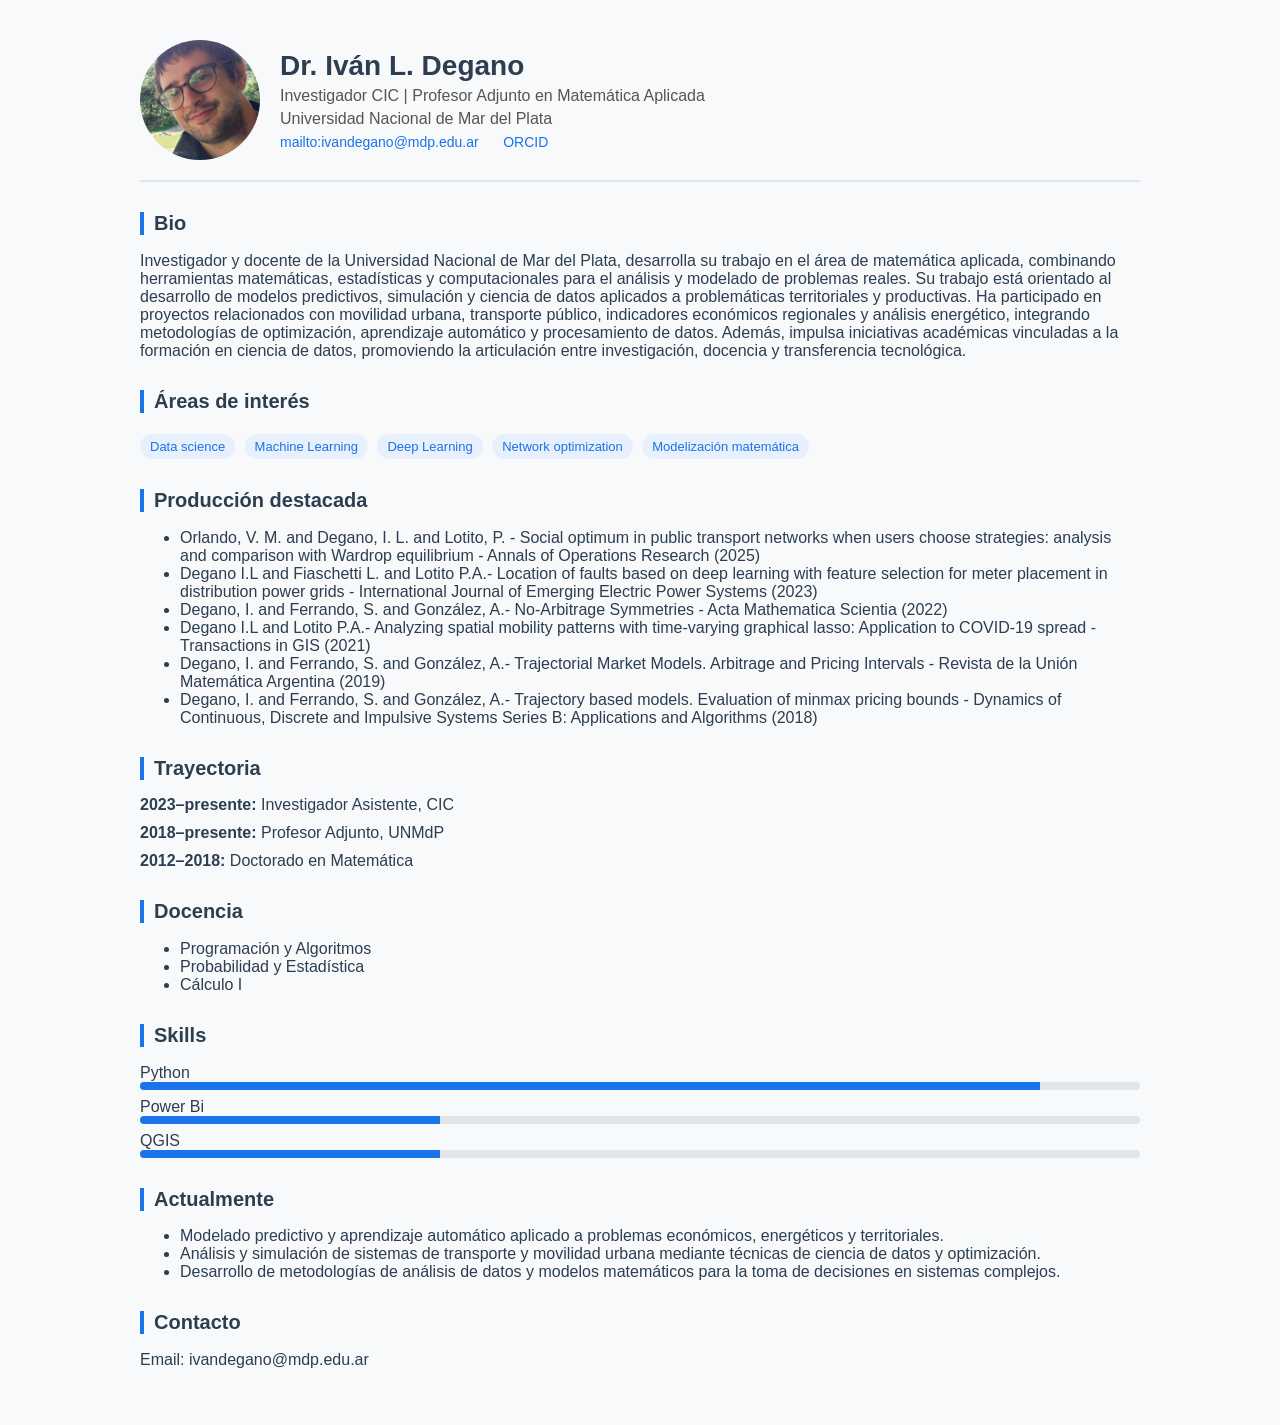
<file: cv_ivan.html>
<!DOCTYPE html>
<html lang="es">
<head>
  <meta charset="UTF-8">
  <meta name="viewport" content="width=device-width, initial-scale=1.0">
  <title>Dr. Iván L. Degano </title>
  <style>
    body {
      font-family: 'Segoe UI', Tahoma, Geneva, Verdana, sans-serif;
      margin: 0;
      background-color: #f7f9fb;
      color: #2c3e50;
    }
    .container {
      max-width: 1000px;
      margin: auto;
      padding: 40px 20px;
    }
    .header {
      display: flex;
      align-items: center;
      gap: 20px;
      border-bottom: 2px solid #e1e4e8;
      padding-bottom: 20px;
    }
    .header img {
      width: 120px;
      height: 120px;
      border-radius: 50%;
      object-fit: cover;
    }
    .header h1 {
      margin: 0;
      font-size: 28px;
    }
    .header p {
      margin: 5px 0;
      color: #555;
    }
    .links a {
      margin-right: 10px;
      text-decoration: none;
      color: #1a73e8;
      font-size: 14px;
    }
    .section {
      margin-top: 30px;
    }
    .section h2 {
      font-size: 20px;
      border-left: 4px solid #1a73e8;
      padding-left: 10px;
    }
    .tags span {
      display: inline-block;
      background: #e8f0fe;
      color: #1a73e8;
      padding: 5px 10px;
      border-radius: 15px;
      margin: 5px 5px 0 0;
      font-size: 13px;
    }
    .timeline div {
      margin-bottom: 10px;
    }
    .skills div {
      margin-bottom: 8px;
    }
    .bar {
      background: #e1e4e8;
      border-radius: 5px;
      overflow: hidden;
    }
    .bar span {
      display: block;
      height: 8px;
      background: #1a73e8;
    }
  </style>
</head>
<body>
  <div class="container">

    <div class="header">
      <img src="ivan.png" alt="Foto ">
      <div>
        <h1>Dr. Iván L. Degano</h1>
        <p>Investigador CIC | Profesor Adjunto en Matemática Aplicada</p>
        <p>Universidad Nacional de Mar del Plata</p>
        <div class="links">
          <a href="#">mailto:ivandegano@mdp.edu.ar</a> 
          <a href="#">  </a>
          <a href="#">ORCID</a>
          <a href="#"></a>
        </div>
      </div>
    </div>

    <div class="section">
      <h2>Bio</h2>
      <p>
        Investigador y docente de la Universidad Nacional de Mar del Plata, desarrolla su trabajo en el área de matemática aplicada, combinando herramientas matemáticas, estadísticas y computacionales para el análisis y modelado de problemas reales. Su trabajo está orientado al desarrollo de modelos predictivos, simulación y ciencia de datos aplicados a problemáticas territoriales y productivas. Ha participado en proyectos relacionados con movilidad urbana, transporte público, indicadores económicos regionales y análisis energético, integrando metodologías de optimización, aprendizaje automático y procesamiento de datos. Además, impulsa iniciativas académicas vinculadas a la formación en ciencia de datos, promoviendo la articulación entre investigación, docencia y transferencia tecnológica.
      </p>
    </div>

    <div class="section">
      <h2>Áreas de interés</h2>
      <div class="tags">
        <span>Data science</span>
        <span>Machine Learning</span>
        <span>Deep Learning</span>
        <span>Network optimization</span>
        <span>Modelización matemática</span>
      </div>
    </div>

    <div class="section">
      <h2>Producción destacada</h2>
      <ul>
        <li>Orlando, V. M. and Degano, I. L. and Lotito, P. - Social optimum in public transport networks when users choose strategies: analysis and comparison with Wardrop equilibrium - Annals of Operations Research (2025)</li>
        <li>Degano I.L and Fiaschetti L. and Lotito P.A.- Location of faults based on deep learning with feature selection for meter placement in distribution power grids - International Journal of Emerging Electric Power Systems (2023)</li>
        <li>Degano, I. and Ferrando, S. and González, A.- No-Arbitrage Symmetries - Acta Mathematica Scientia (2022)</li>
	   <li>Degano I.L and Lotito P.A.- Analyzing spatial mobility patterns with time-varying graphical lasso: Application to COVID-19 spread - Transactions in GIS (2021)</li>
         <li>Degano, I. and Ferrando, S. and González, A.- Trajectorial Market Models. Arbitrage and Pricing Intervals - Revista de la Unión Matemática Argentina (2019)</li>
         <li>Degano, I. and Ferrando, S. and González, A.- Trajectory based models. Evaluation of minmax pricing bounds - Dynamics of Continuous, Discrete and Impulsive Systems Series B:
 Applications and Algorithms (2018)</li>
      </ul>
    </div>

    <div class="section">
      <h2>Trayectoria</h2>
      <div class="timeline">
        <div><strong>2023–presente:</strong> Investigador Asistente, CIC</div>
        <div><strong>2018–presente:</strong> Profesor Adjunto, UNMdP</div>
        <div><strong>2012–2018:</strong> Doctorado en Matemática </div>
      </div>
    </div>

    <div class="section">
      <h2>Docencia</h2>
      <ul>
        <li>Programación y Algoritmos</li>
        <li>Probabilidad y Estadística</li>
        <li>Cálculo I</li>
      </ul>
    </div>

    <div class="section">
      <h2>Skills</h2>
      <div class="skills">
        <div>Python<div class="bar"><span style="width: 90%"></span></div></div>
        <div>Power Bi<div class="bar"><span style="width: 30%"></span></div></div>
        <div>QGIS<div class="bar"><span style="width: 30%"></span></div></div>
      </div>
    </div>

    <div class="section">
      <h2>Actualmente</h2>
      <ul>
        <li>Modelado predictivo y aprendizaje automático aplicado a problemas económicos, energéticos y territoriales.</li>
        <li>Análisis y simulación de sistemas de transporte y movilidad urbana mediante técnicas de ciencia de datos y optimización.</li>
        <li>Desarrollo de metodologías de análisis de datos y modelos matemáticos para la toma de decisiones en sistemas complejos.</li>
      </ul>
    </div>

    <div class="section">
      <h2>Contacto</h2>
      <p>Email: ivandegano@mdp.edu.ar</p>
    </div>

  </div>
</body>
</html>
</file>
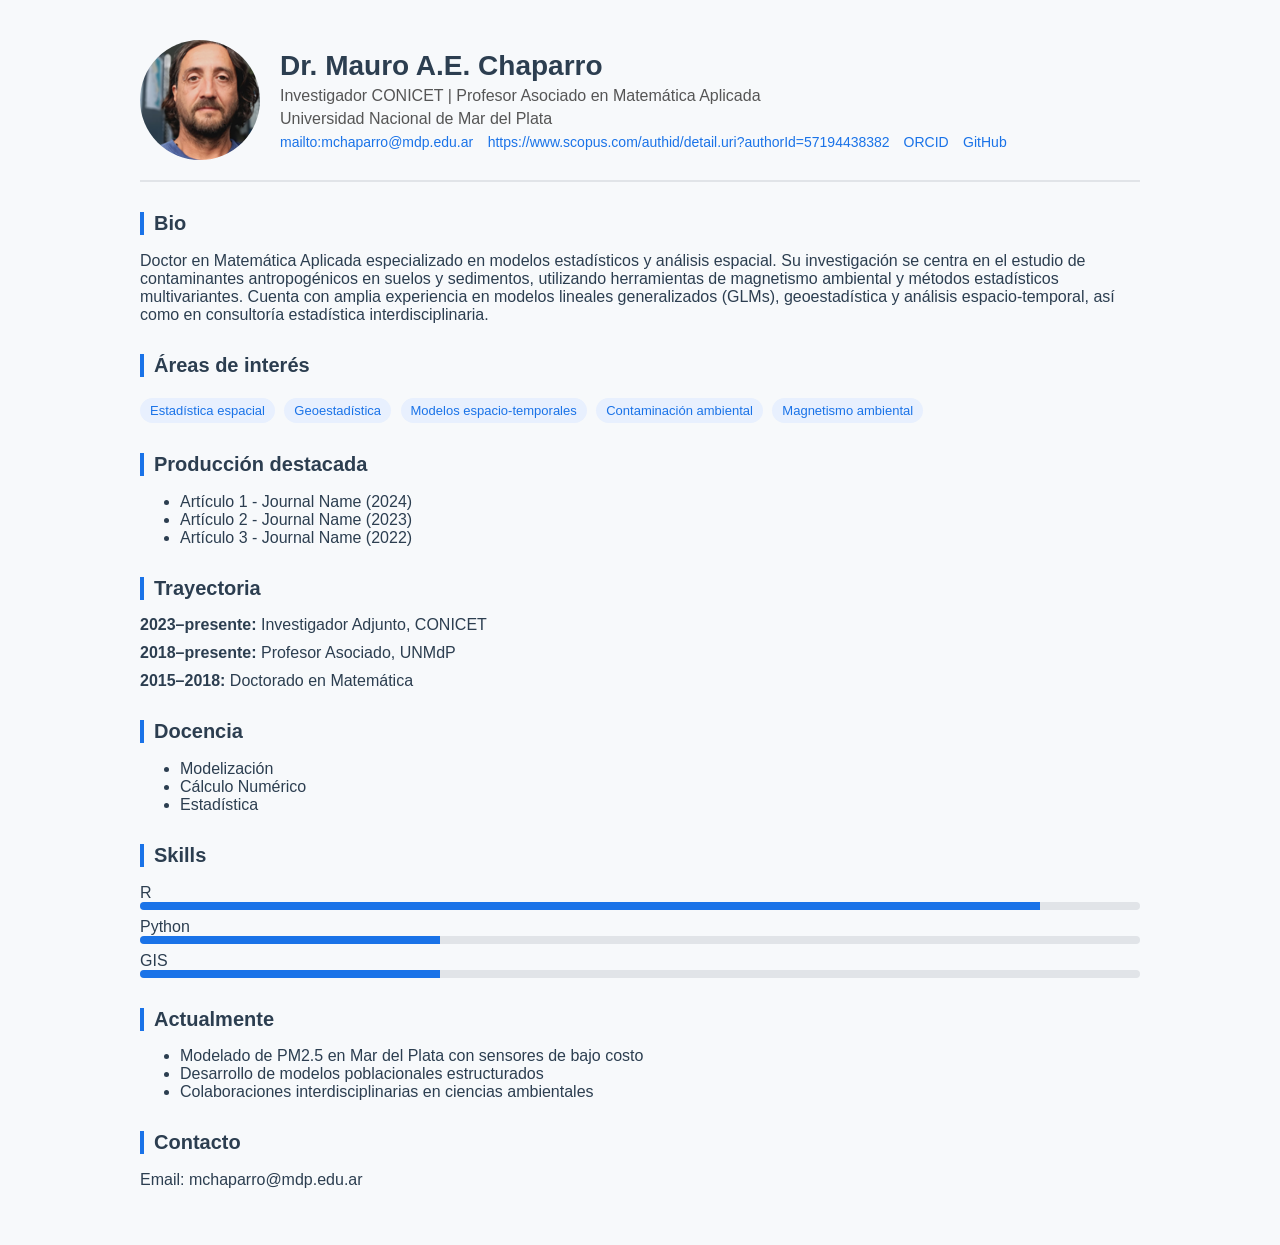
<file: cv_mauro.html>
<!DOCTYPE html>
<html lang="es">
<head>
  <meta charset="UTF-8">
  <meta name="viewport" content="width=device-width, initial-scale=1.0">
  <title>Dr. Mauro A.E. Chaparro</title>
  <style>
    body {
      font-family: 'Segoe UI', Tahoma, Geneva, Verdana, sans-serif;
      margin: 0;
      background-color: #f7f9fb;
      color: #2c3e50;
    }
    .container {
      max-width: 1000px;
      margin: auto;
      padding: 40px 20px;
    }
    .header {
      display: flex;
      align-items: center;
      gap: 20px;
      border-bottom: 2px solid #e1e4e8;
      padding-bottom: 20px;
    }
    .header img {
      width: 120px;
      height: 120px;
      border-radius: 50%;
      object-fit: cover;
    }
    .header h1 {
      margin: 0;
      font-size: 28px;
    }
    .header p {
      margin: 5px 0;
      color: #555;
    }
    .links a {
      margin-right: 10px;
      text-decoration: none;
      color: #1a73e8;
      font-size: 14px;
    }
    .section {
      margin-top: 30px;
    }
    .section h2 {
      font-size: 20px;
      border-left: 4px solid #1a73e8;
      padding-left: 10px;
    }
    .tags span {
      display: inline-block;
      background: #e8f0fe;
      color: #1a73e8;
      padding: 5px 10px;
      border-radius: 15px;
      margin: 5px 5px 0 0;
      font-size: 13px;
    }
    .timeline div {
      margin-bottom: 10px;
    }
    .skills div {
      margin-bottom: 8px;
    }
    .bar {
      background: #e1e4e8;
      border-radius: 5px;
      overflow: hidden;
    }
    .bar span {
      display: block;
      height: 8px;
      background: #1a73e8;
    }
  </style>
</head>
<body>
  <div class="container">

    <div class="header">
      <img src="mauro.png" alt="Foto Mauro Chaparro">
      <div>
        <h1>Dr. Mauro A.E. Chaparro</h1>
        <p>Investigador CONICET | Profesor Asociado en Matemática Aplicada</p>
        <p>Universidad Nacional de Mar del Plata</p>
        <div class="links">
          <a href="#">mailto:mchaparro@mdp.edu.ar</a> 
          <a href="#"> https://www.scopus.com/authid/detail.uri?authorId=57194438382 </a>
          <a href="#">ORCID</a>
          <a href="#">GitHub</a>
        </div>
      </div>
    </div>

    <div class="section">
      <h2>Bio</h2>
      <p>
        Doctor en Matemática Aplicada especializado en modelos estadísticos y análisis espacial.
        Su investigación se centra en el estudio de contaminantes antropogénicos en suelos y sedimentos,
        utilizando herramientas de magnetismo ambiental y métodos estadísticos multivariantes.
        Cuenta con amplia experiencia en modelos lineales generalizados (GLMs), geoestadística
        y análisis espacio-temporal, así como en consultoría estadística interdisciplinaria.
      </p>
    </div>

    <div class="section">
      <h2>Áreas de interés</h2>
      <div class="tags">
        <span>Estadística espacial</span>
        <span>Geoestadística</span>
        <span>Modelos espacio-temporales</span>
        <span>Contaminación ambiental</span>
        <span>Magnetismo ambiental</span>
      </div>
    </div>

    <div class="section">
      <h2>Producción destacada</h2>
      <ul>
        <li>Artículo 1 - Journal Name (2024)</li>
        <li>Artículo 2 - Journal Name (2023)</li>
        <li>Artículo 3 - Journal Name (2022)</li>
      </ul>
    </div>

    <div class="section">
      <h2>Trayectoria</h2>
      <div class="timeline">
        <div><strong>2023–presente:</strong> Investigador Adjunto, CONICET</div>
        <div><strong>2018–presente:</strong> Profesor Asociado, UNMdP</div>
        <div><strong>2015–2018:</strong> Doctorado en Matemática </div>
      </div>
    </div>

    <div class="section">
      <h2>Docencia</h2>
      <ul>
        <li>Modelización</li>
        <li>Cálculo Numérico</li>
        <li>Estadística</li>
      </ul>
    </div>

    <div class="section">
      <h2>Skills</h2>
      <div class="skills">
        <div>R<div class="bar"><span style="width: 90%"></span></div></div>
        <div>Python<div class="bar"><span style="width: 30%"></span></div></div>
        <div>GIS<div class="bar"><span style="width: 30%"></span></div></div>
      </div>
    </div>

    <div class="section">
      <h2>Actualmente</h2>
      <ul>
        <li>Modelado de PM2.5 en Mar del Plata con sensores de bajo costo</li>
        <li>Desarrollo de modelos poblacionales estructurados</li>
        <li>Colaboraciones interdisciplinarias en ciencias ambientales</li>
      </ul>
    </div>

    <div class="section">
      <h2>Contacto</h2>
      <p>Email: mchaparro@mdp.edu.ar</p>
    </div>

  </div>
</body>
</html>
</file>
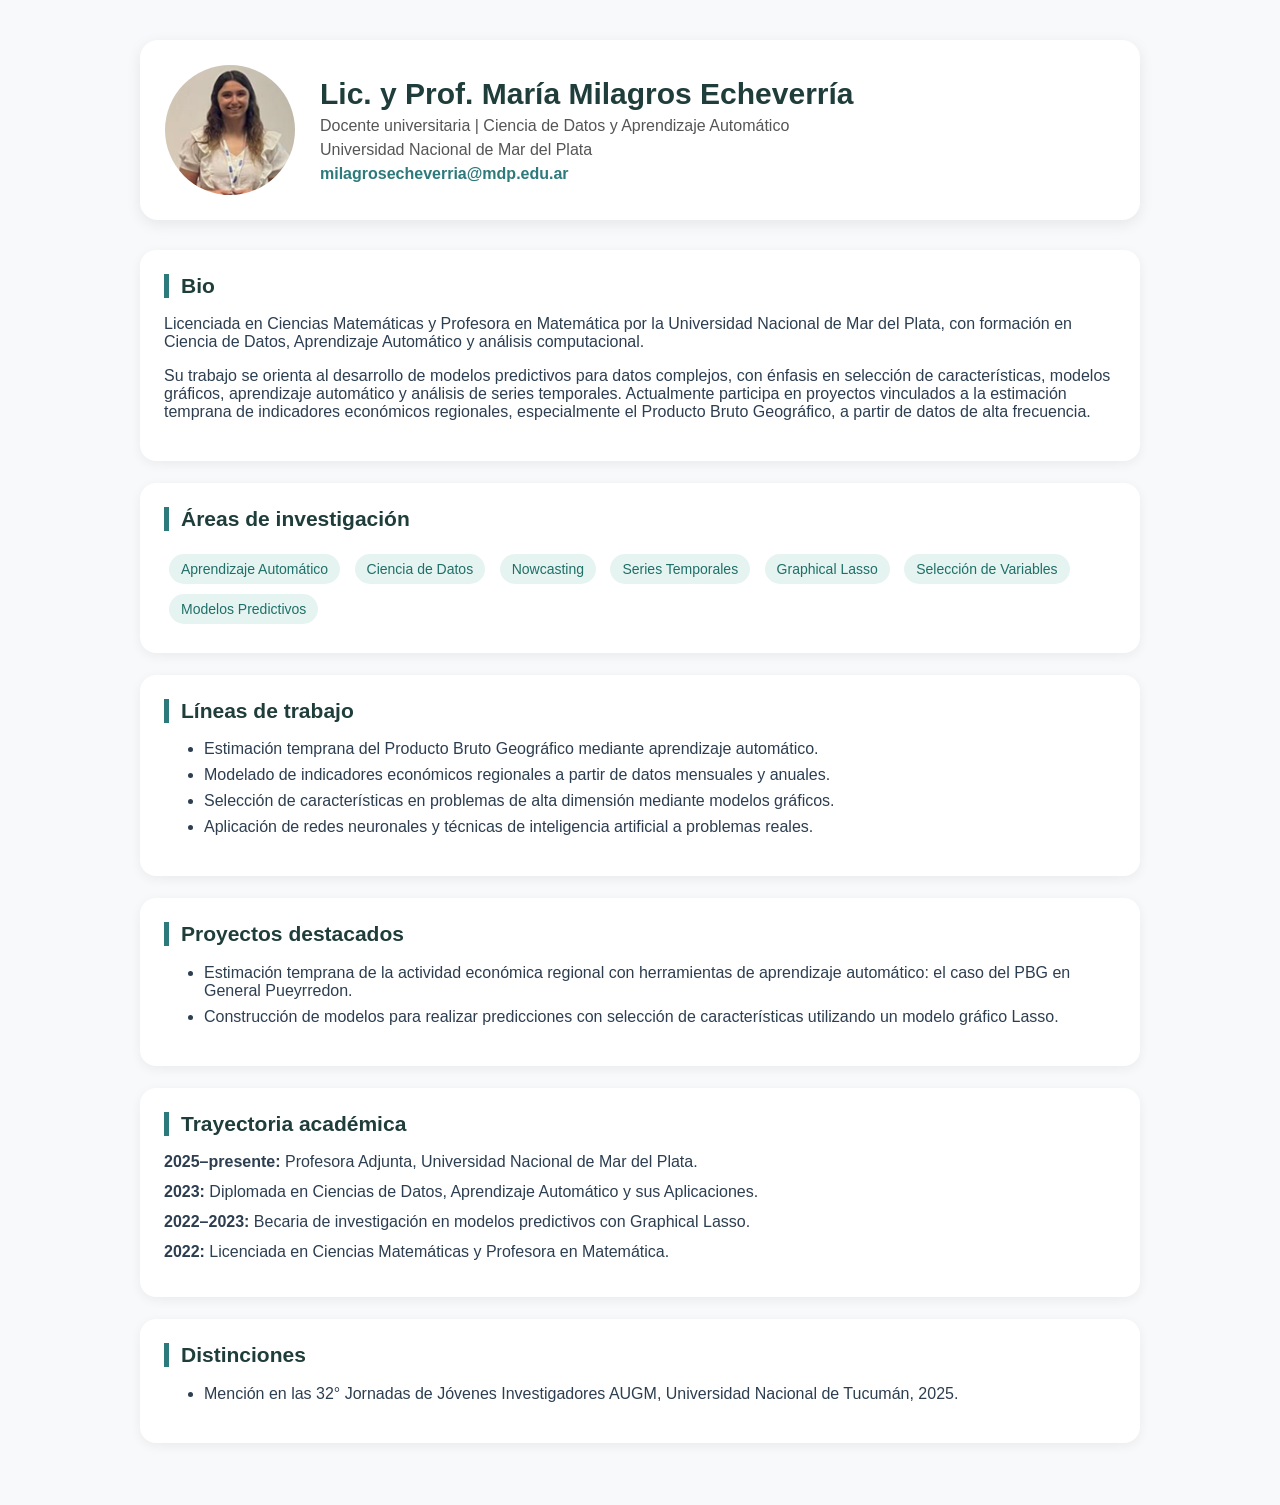
<file: cv_milagros.html>
<!DOCTYPE html>
<html lang="es">
<head>
  <meta charset="UTF-8">
  <meta name="viewport" content="width=device-width, initial-scale=1.0">
  <title>Lic. y Prof. María Milagros Echeverría</title>

  <style>
    body {
      font-family: 'Segoe UI', Tahoma, sans-serif;
      margin: 0;
      background: #f7f9fb;
      color: #2c3e50;
    }

    .container {
      max-width: 1000px;
      margin: auto;
      padding: 40px 20px;
    }

    .header {
      display: flex;
      align-items: center;
      gap: 25px;
      background: white;
      padding: 25px;
      border-radius: 18px;
      box-shadow: 0 4px 15px rgba(0,0,0,0.08);
      margin-bottom: 30px;
    }

    .header img {
      width: 130px;
      height: 130px;
      border-radius: 50%;
      object-fit: cover;
    }

    .header h1 {
      margin: 0;
      font-size: 30px;
      color: #1f3d3a;
    }

    .header p {
      margin: 6px 0;
      color: #555;
    }

    .links a {
      color: #2c7a7b;
      text-decoration: none;
      font-weight: 600;
    }

    .section {
      background: white;
      padding: 24px;
      border-radius: 16px;
      margin-bottom: 22px;
      box-shadow: 0 3px 12px rgba(0,0,0,0.06);
    }

    .section h2 {
      margin-top: 0;
      font-size: 21px;
      border-left: 5px solid #2c7a7b;
      padding-left: 12px;
      color: #1f3d3a;
    }

    .tags span {
      display: inline-block;
      background: #e6f4f1;
      color: #1f6f68;
      padding: 7px 12px;
      border-radius: 18px;
      margin: 5px;
      font-size: 14px;
    }

    .timeline div {
      margin-bottom: 12px;
    }

    li {
      margin-bottom: 8px;
    }

    @media (max-width: 700px) {
      .header {
        flex-direction: column;
        text-align: center;
      }
    }
  </style>
</head>

<body>

  <div class="container">

    <div class="header">
      <img src="milagros.png" alt="María Milagros Echeverría">
      <div>
        <h1>Lic. y Prof. María Milagros Echeverría</h1>
        <p>Docente universitaria | Ciencia de Datos y Aprendizaje Automático</p>
        <p>Universidad Nacional de Mar del Plata</p>
        <div class="links">
          <a href="mailto:milagrosecheverria@mdp.edu.ar">milagrosecheverria@mdp.edu.ar</a>
        </div>
      </div>
    </div>

    <div class="section">
      <h2>Bio</h2>
      <p>
        Licenciada en Ciencias Matemáticas y Profesora en Matemática por la Universidad Nacional de Mar del Plata, con formación en Ciencia de Datos, Aprendizaje Automático y análisis computacional.
      </p>
      <p>
        Su trabajo se orienta al desarrollo de modelos predictivos para datos complejos, con énfasis en selección de características, modelos gráficos, aprendizaje automático y análisis de series temporales. Actualmente participa en proyectos vinculados a la estimación temprana de indicadores económicos regionales, especialmente el Producto Bruto Geográfico, a partir de datos de alta frecuencia.
      </p>
    </div>

    <div class="section">
      <h2>Áreas de investigación</h2>
      <div class="tags">
        <span>Aprendizaje Automático</span>
        <span>Ciencia de Datos</span>
        <span>Nowcasting</span>
        <span>Series Temporales</span>
        <span>Graphical Lasso</span>
        <span>Selección de Variables</span>
        <span>Modelos Predictivos</span>
      </div>
    </div>

    <div class="section">
      <h2>Líneas de trabajo</h2>
      <ul>
        <li>Estimación temprana del Producto Bruto Geográfico mediante aprendizaje automático.</li>
        <li>Modelado de indicadores económicos regionales a partir de datos mensuales y anuales.</li>
        <li>Selección de características en problemas de alta dimensión mediante modelos gráficos.</li>
        <li>Aplicación de redes neuronales y técnicas de inteligencia artificial a problemas reales.</li>
      </ul>
    </div>

    <div class="section">
      <h2>Proyectos destacados</h2>
      <ul>
        <li>Estimación temprana de la actividad económica regional con herramientas de aprendizaje automático: el caso del PBG en General Pueyrredon.</li>
        <li>Construcción de modelos para realizar predicciones con selección de características utilizando un modelo gráfico Lasso.</li>
      </ul>
    </div>

    <div class="section">
      <h2>Trayectoria académica</h2>
      <div class="timeline">
        <div><strong>2025–presente:</strong> Profesora Adjunta, Universidad Nacional de Mar del Plata.</div>
        <div><strong>2023:</strong> Diplomada en Ciencias de Datos, Aprendizaje Automático y sus Aplicaciones.</div>
        <div><strong>2022–2023:</strong> Becaria de investigación en modelos predictivos con Graphical Lasso.</div>
        <div><strong>2022:</strong> Licenciada en Ciencias Matemáticas y Profesora en Matemática.</div>
      </div>
    </div>

    <div class="section">
      <h2>Distinciones</h2>
      <ul>
        <li>Mención en las 32° Jornadas de Jóvenes Investigadores AUGM, Universidad Nacional de Tucumán, 2025.</li>
      </ul>
    </div>

  </div>

</body>
</html>
</file>
